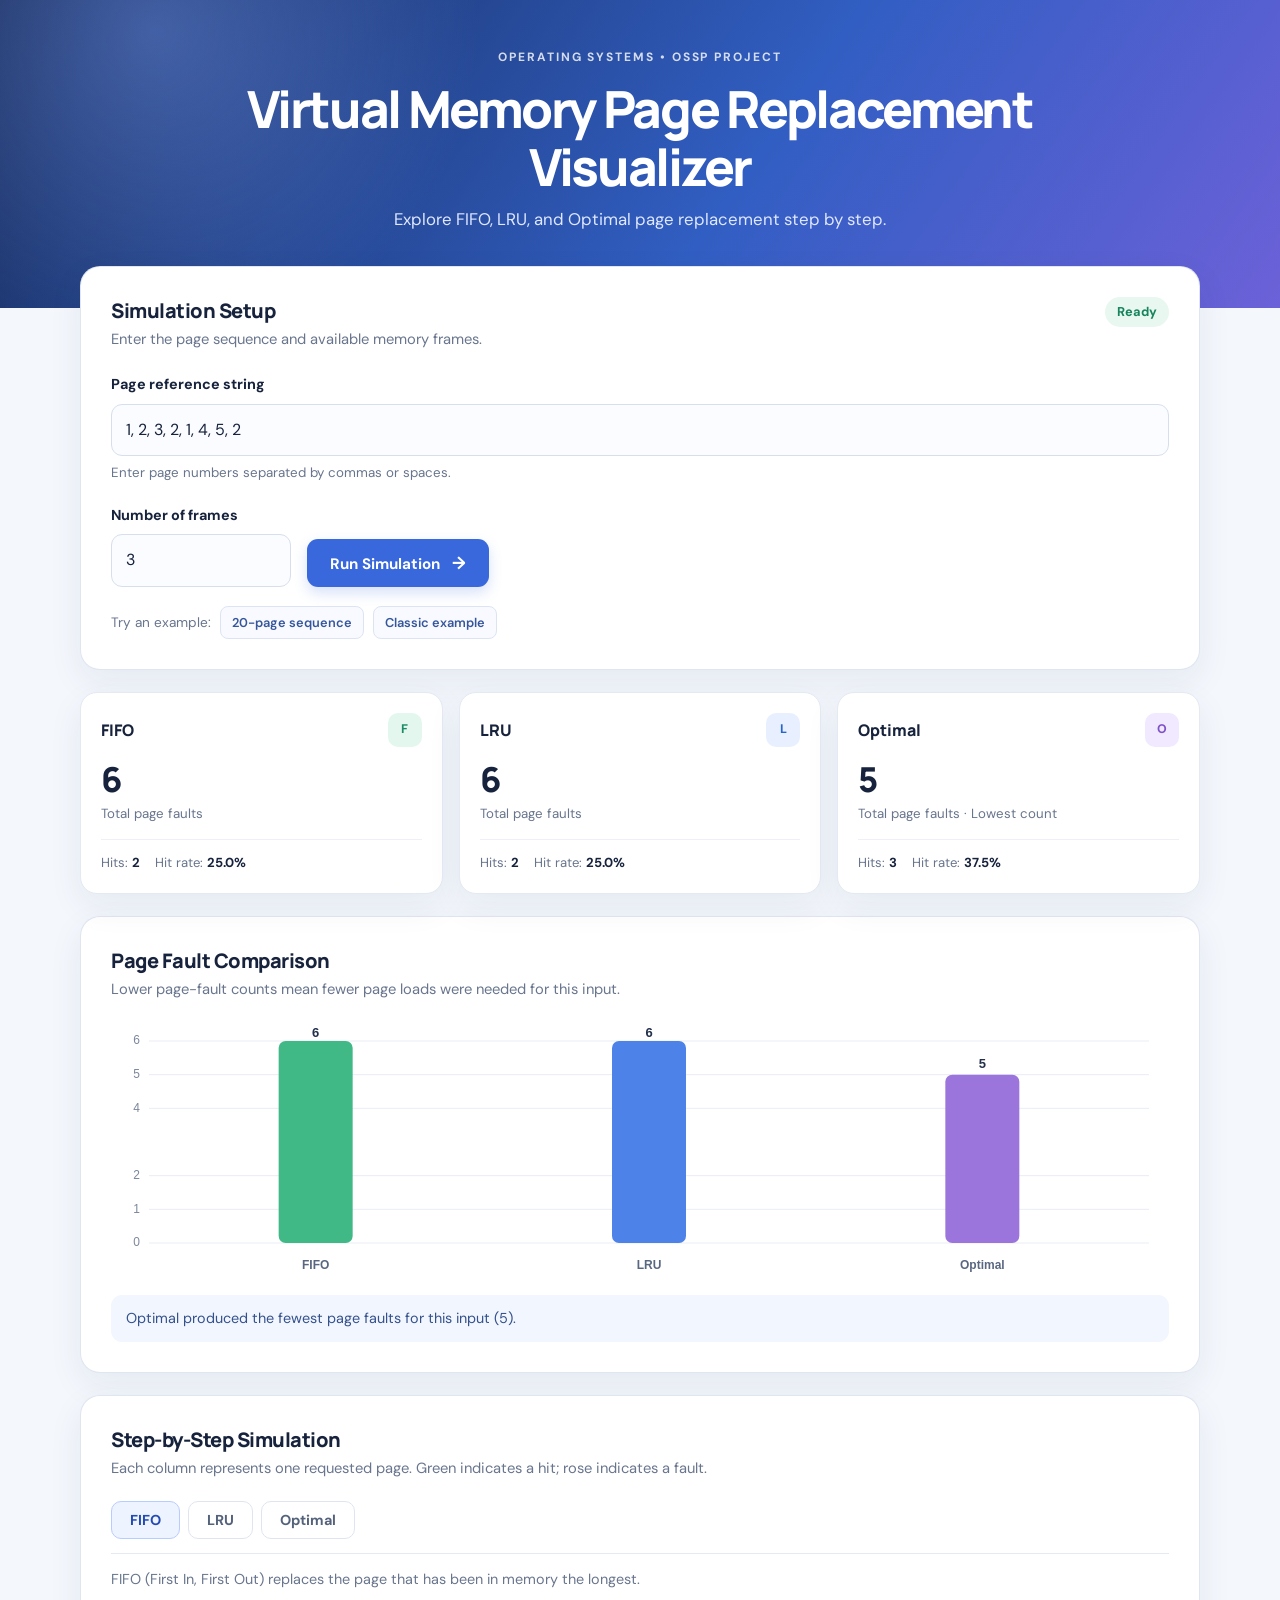
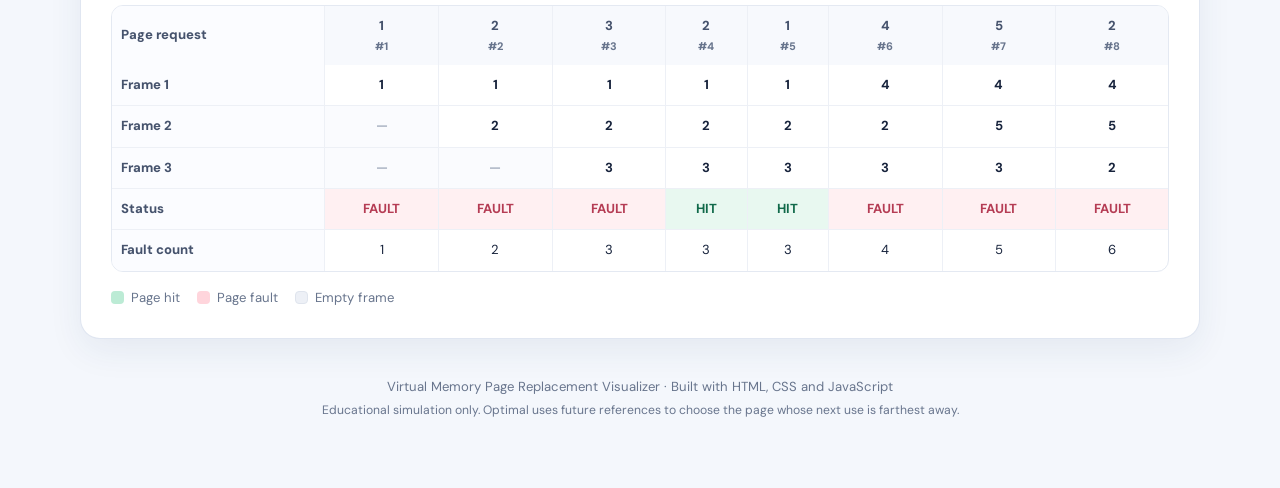
<file: Hackathon/Codes/index.html>
<!DOCTYPE html>
<html lang="en">
<head>
  <meta charset="UTF-8">
  <meta name="viewport" content="width=device-width, initial-scale=1.0">
  <title>Virtual Memory Page Replacement Visualizer</title>
  <link rel="stylesheet" href="style.css">
</head>
<body>
  <header class="hero">
    <div class="eyebrow">OPERATING SYSTEMS • OSSP PROJECT</div>
    <h1>Virtual Memory Page Replacement Visualizer</h1>
    <p>Explore FIFO, LRU, and Optimal page replacement step by step.</p>
  </header>

  <main class="container">
    <section class="panel input-panel">
      <div class="section-heading">
        <div>
          <h2>Simulation Setup</h2>
          <p>Enter the page sequence and available memory frames.</p>
        </div>
        <span class="status-dot">Ready</span>
      </div>
      <form id="simulationForm">
        <label for="referenceString">Page reference string</label>
        <input id="referenceString" type="text" value="1, 2, 3, 2, 1, 4, 5, 2" placeholder="Example: 1, 2, 3, 2, 1, 4" autocomplete="off">
        <small>Enter page numbers separated by commas or spaces.</small>
        <div class="frame-row">
          <div class="frame-input">
            <label for="frameCount">Number of frames</label>
            <input id="frameCount" type="number" min="1" max="10" value="3">
          </div>
          <button class="primary-button" type="submit">Run Simulation <span aria-hidden="true">→</span></button>
        </div>
        <div class="examples">
          <span>Try an example:</span>
          <button type="button" class="example-button" data-sequence="1, 2, 3, 2, 1, 5, 2, 1, 6, 2, 5, 6, 3, 1, 3, 6, 1, 2, 4, 3" data-frames="3">20-page sequence</button>
          <button type="button" class="example-button" data-sequence="7, 0, 1, 2, 0, 3, 0, 4, 2, 3, 0, 3, 2" data-frames="4">Classic example</button>
        </div>
        <p id="errorMessage" class="error-message" role="alert"></p>
      </form>
    </section>

    <section class="summary-grid" id="summaryCards" aria-live="polite"></section>

    <section class="panel">
      <div class="section-heading">
        <div>
          <h2>Page Fault Comparison</h2>
          <p>Lower page-fault counts mean fewer page loads were needed for this input.</p>
        </div>
      </div>
      <div class="chart-wrap">
        <canvas id="faultChart" role="img" aria-label="Bar chart comparing page faults for FIFO, LRU, and Optimal"></canvas>
      </div>
      <div id="comparisonNote" class="comparison-note"></div>
    </section>

    <section class="panel">
      <div class="section-heading">
        <div>
          <h2>Step-by-Step Simulation</h2>
          <p>Each column represents one requested page. Green indicates a hit; rose indicates a fault.</p>
        </div>
      </div>
      <div class="algorithm-tabs" role="tablist" aria-label="Choose algorithm">
        <button class="tab active" data-algorithm="FIFO" role="tab" aria-selected="true">FIFO</button>
        <button class="tab" data-algorithm="LRU" role="tab" aria-selected="false">LRU</button>
        <button class="tab" data-algorithm="Optimal" role="tab" aria-selected="false">Optimal</button>
      </div>
      <div id="algorithmDescription" class="algorithm-description"></div>
      <div id="simulationTable" class="table-scroll"></div>
      <div class="legend">
        <span><i class="legend-box hit"></i> Page hit</span>
        <span><i class="legend-box fault"></i> Page fault</span>
        <span><i class="legend-box empty"></i> Empty frame</span>
      </div>
    </section>

    <footer>
      <p>Virtual Memory Page Replacement Visualizer · Built with HTML, CSS and JavaScript</p>
      <p class="footer-note">Educational simulation only. Optimal uses future references to choose the page whose next use is farthest away.</p>
    </footer>
  </main>
  <script src="script.js"></script>
</body>
</html>
</file>
<file: Hackathon/Codes/style.css>
@import url('https://fonts.googleapis.com/css2?family=DM+Sans:wght@400;500;600;700&family=Manrope:wght@400;500;600;700;800&display=swap');

:root {
  --ink: #17233c;
  --muted: #68758d;
  --line: #e4e9f2;
  --surface: #ffffff;
  --background: #f4f7fc;
  --blue: #3868dc;
  --blue-dark: #244bb2;
  --blue-light: #edf3ff;
  --green: #16845d;
  --green-bg: #e8f8f0;
  --red: #c84b63;
  --red-bg: #fff0f2;
  --purple: #7a52c7;
  --shadow: 0 12px 35px rgba(31, 52, 94, .07);
}
* { box-sizing: border-box; }
body {
  margin: 0;
  background: var(--background);
  color: var(--ink);
  font-family: 'DM Sans', sans-serif;
  line-height: 1.55;
}
.hero {
  padding: 48px 24px 76px;
  text-align: center;
  color: white;
  background: radial-gradient(circle at 12% 10%, rgba(130, 166, 255, .38), transparent 28%), linear-gradient(125deg, #172b59, #315ec2 58%, #6c61d8);
}
.eyebrow { font-size: .75rem; letter-spacing: .16em; font-weight: 700; opacity: .8; }
.hero h1 {
  max-width: 850px;
  margin: 12px auto 10px;
  font: 800 clamp(2rem, 4vw, 3.25rem)/1.15 'Manrope', sans-serif;
  letter-spacing: -.045em;
}
.hero p { margin: 0; color: #e0e8ff; font-size: 1.05rem; }
.container { width: min(1120px, calc(100% - 32px)); margin: -42px auto 36px; position: relative; }
.panel {
  background: var(--surface);
  border: 1px solid rgba(221, 228, 240, .9);
  border-radius: 20px;
  padding: clamp(20px, 3vw, 30px);
  margin-bottom: 22px;
  box-shadow: var(--shadow);
}
.section-heading { display: flex; justify-content: space-between; align-items: flex-start; gap: 16px; margin-bottom: 22px; }
h2 { font: 800 1.25rem 'Manrope', sans-serif; margin: 0 0 4px; letter-spacing: -.025em; }
.section-heading p { color: var(--muted); margin: 0; font-size: .92rem; }
.status-dot { background: var(--green-bg); color: var(--green); border-radius: 99px; padding: 5px 12px; font-size: .8rem; font-weight: 700; }
label { display: block; font-weight: 700; font-size: .9rem; margin-bottom: 8px; }
input {
  width: 100%; padding: 13px 14px; border: 1px solid #d7dfed; border-radius: 11px;
  font: inherit; color: var(--ink); outline: none; background: #fbfcff;
  transition: border .2s, box-shadow .2s;
}
input:focus { border-color: var(--blue); box-shadow: 0 0 0 3px rgba(56, 104, 220, .12); }
small { display: block; color: var(--muted); margin-top: 7px; }
.frame-row { display: flex; align-items: end; gap: 16px; margin-top: 20px; }
.frame-input { width: 180px; }
.frame-input input { min-height: 48px; }
.primary-button {
  min-height: 48px; padding: 0 23px; border: 0; border-radius: 11px; cursor: pointer;
  background: var(--blue); color: white; font: 700 .95rem 'DM Sans', sans-serif;
  box-shadow: 0 6px 14px rgba(56, 104, 220, .2); transition: transform .15s, background .15s;
}
.primary-button:hover { background: var(--blue-dark); transform: translateY(-1px); }
.primary-button span { margin-left: 8px; font-size: 1.1rem; }
.examples { display: flex; align-items: center; flex-wrap: wrap; gap: 9px; margin-top: 19px; color: var(--muted); font-size: .85rem; }
.example-button { border: 1px solid #dce4f4; background: #f8faff; color: #36569b; padding: 7px 11px; border-radius: 8px; cursor: pointer; font: 600 .8rem 'DM Sans', sans-serif; }
.example-button:hover { background: var(--blue-light); }
.error-message { min-height: 0; margin: 0; color: var(--red); font-size: .88rem; font-weight: 600; }
.error-message:not(:empty) { margin-top: 12px; }
.summary-grid { display: grid; grid-template-columns: repeat(3, 1fr); gap: 16px; margin-bottom: 22px; }
.summary-card { padding: 20px; border-radius: 17px; background: white; border: 1px solid var(--line); box-shadow: var(--shadow); }
.summary-top { display: flex; align-items: center; justify-content: space-between; gap: 10px; }
.summary-name { font: 800 1rem 'Manrope', sans-serif; }
.algo-mark { display: inline-grid; place-items: center; width: 34px; height: 34px; border-radius: 10px; font-size: .78rem; font-weight: 800; }
.mark-fifo { color: #1b8b65; background: #e3f7ee; }
.mark-lru { color: #2865cb; background: #e8f0ff; }
.mark-optimal { color: #8052c9; background: #f0e9ff; }
.fault-number { margin: 15px 0 0; font: 800 2.15rem/1 'Manrope', sans-serif; letter-spacing: -.04em; }
.fault-label { color: var(--muted); font-size: .83rem; margin-top: 7px; }
.card-stats { display: flex; gap: 15px; flex-wrap: wrap; margin-top: 15px; padding-top: 13px; border-top: 1px solid #edf0f6; color: var(--muted); font-size: .82rem; }
.card-stats strong { color: var(--ink); }
.chart-wrap { position: relative; width: 100%; height: 260px; }
#faultChart { width: 100%; height: 100%; display: block; }
.comparison-note { padding: 12px 15px; border-radius: 11px; background: #f2f6ff; color: #34518c; margin-top: 12px; font-size: .9rem; }
.algorithm-tabs { display: flex; flex-wrap: wrap; gap: 8px; border-bottom: 1px solid var(--line); padding-bottom: 14px; }
.tab { cursor: pointer; border: 1px solid #dfe5f0; color: #55627b; background: #fff; border-radius: 10px; padding: 9px 18px; font: 700 .9rem 'DM Sans', sans-serif; }
.tab.active { background: var(--blue-light); border-color: #b9ccff; color: var(--blue-dark); }
.algorithm-description { padding: 14px 0; color: var(--muted); font-size: .9rem; }
.table-scroll { overflow-x: auto; border: 1px solid var(--line); border-radius: 12px; }
.sim-table { border-collapse: separate; border-spacing: 0; width: 100%; min-width: 600px; font-size: .82rem; text-align: center; }
.sim-table th, .sim-table td { padding: 10px 9px; border-right: 1px solid #edf0f6; border-bottom: 1px solid #edf0f6; white-space: nowrap; }
.sim-table th { background: #f7f9fd; font-weight: 800; color: #46536d; }
.sim-table tr:last-child td, .sim-table tr:last-child th { border-bottom: 0; }
.sim-table td:last-child, .sim-table th:last-child { border-right: 0; }
.sim-table .row-label { text-align: left; font-weight: 800; background: #fbfcff; position: sticky; left: 0; z-index: 1; }
.page-hit { background: var(--green-bg); color: #116a4a; font-weight: 700; }
.page-fault { background: var(--red-bg); color: #b53c54; font-weight: 700; }
.frame-cell { font-weight: 700; }
.empty-cell { color: #aab3c3; background: #fafbfe; }
.legend { display: flex; flex-wrap: wrap; gap: 17px; margin-top: 16px; color: var(--muted); font-size: .82rem; }
.legend span { display: inline-flex; align-items: center; gap: 7px; }
.legend-box { display: inline-block; width: 13px; height: 13px; border-radius: 4px; }
.legend-box.hit { background: #bcebd5; }
.legend-box.fault { background: #ffd5dc; }
.legend-box.empty { background: #edf0f6; border: 1px solid #dfe4ed; }
footer { text-align: center; color: var(--muted); font-size: .82rem; padding: 12px 10px 28px; }
footer p { margin: 4px 0; }
.footer-note { font-size: .76rem; }
@media (max-width: 700px) {
  .hero { padding: 36px 18px 68px; }
  .container { width: min(100% - 20px, 1120px); }
  .summary-grid { grid-template-columns: 1fr; gap: 11px; }
  .summary-card { padding: 17px; }
  .frame-row { align-items: stretch; flex-direction: column; }
  .frame-input { width: 100%; }
  .primary-button { width: 100%; }
  .section-heading { flex-direction: column; }
  .chart-wrap { height: 230px; }
}
</file>
